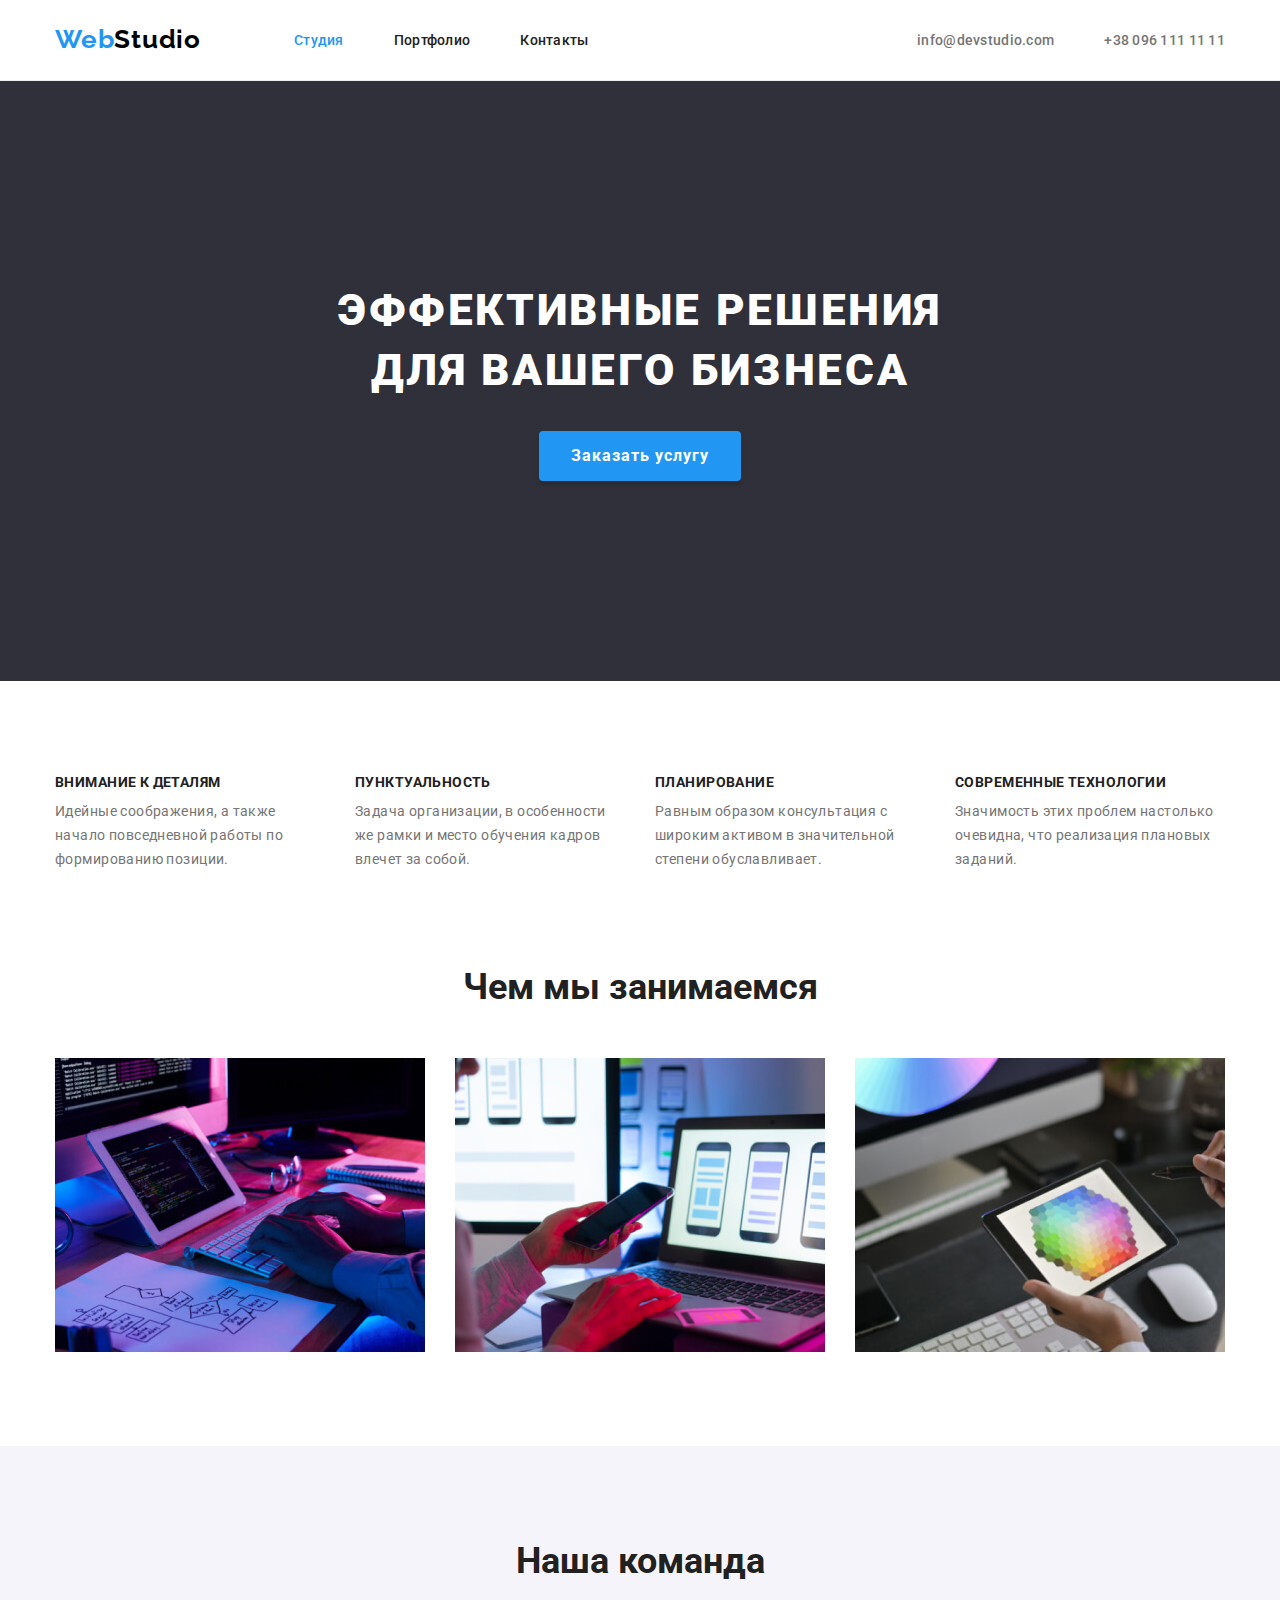
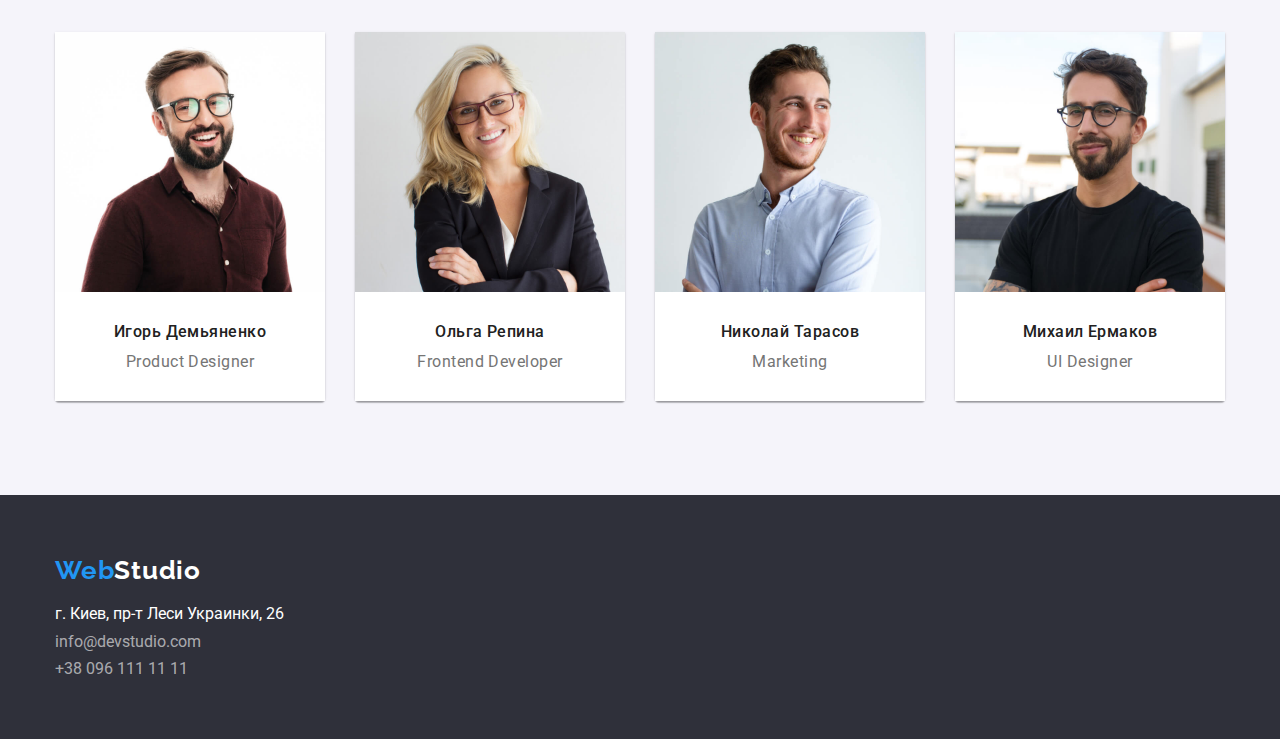
<file: index.html>
<!DOCTYPE html>
<html lang="ru">
  <head>
    <meta charset="UTF-8" />
    <meta http-equiv="X-UA-Compatible" content="IE=edge" />
    <meta name="viewport" content="width=device-width, initial-scale=1.0" />
    <title>WebStudio</title>
    <link rel="preconnect" href="https://fonts.gstatic.com" />
    <link
      href="https://fonts.googleapis.com/css2?family=Raleway:wght@500;700&family=Roboto:wght@400;500;700;900&display=swap"
      rel="stylesheet"
    />
    <link
      rel="stylesheet"
      href="https://cdnjs.cloudflare.com/ajax/libs/modern-normalize/1.0.0/modern-normalize.css"
    />
    <link rel="stylesheet" href="./css/styles.css" />
  </head>
  <body>
    <!--Header-->
    <header class="header">
      <div class="container header-main">
        <p class="logo" lang="en">
          <span class="logo-text blue">Web</span
          ><span class="logo-text black">Studio</span>
        </p>
        <nav>
          <ul class="menu list">
            <li class="menu-item">
              <a class="link nav-text current" href="./index.html">Студия</a>
            </li>
            <li class="menu-item">
              <a class="link nav-text" href="./portfolio.html">Портфолио</a>
            </li>
            <li class="menu-item">
              <a class="link nav-text" href="">Контакты</a>
            </li>
          </ul>
        </nav>
        <div class="contacts">
          <ul class="menu list">
            <li class="menu-item">
              <a class="link contacts-text" href="mailto:info@devstudio.com"
                >info@devstudio.com</a
              >
            </li>
            <li class="menu-item">
              <a class="link contacts-text" href="tel:+380961111111"
                >+38 096 111 11 11</a
              >
            </li>
          </ul>
        </div>
      </div>
    </header>
    <main>
      <!-- Hero -->
      <section class="hero">
        <div class="container">
          <h1 class="main-title">
            Эффективные решения<br />
            для вашего бизнеса
          </h1>
          <button class="btn" type="button">Заказать услугу</button>
        </div>
      </section>
      <!-- Features -->
      <section class="features">
        <div class="container">
          <h2 class="visually-hidden">Особенности</h2>
          <ul class="list">
            <li class="features-item">
              <h3 class="sub-title">Внимание к деталям</h3>
              <p class="main-text">
                Идейные соображения, а также начало повседневной работы по
                формированию позиции.
              </p>
            </li>
            <li class="features-item">
              <h3 class="sub-title">Пунктуальность</h3>
              <p class="main-text">
                Задача организации, в особенности же рамки и место обучения
                кадров влечет за собой.
              </p>
            </li>
            <li class="features-item">
              <h3 class="sub-title">Планирование</h3>
              <p class="main-text">
                Равным образом консультация с широким активом в значительной
                степени обуславливает.
              </p>
            </li>
            <li class="features-item">
              <h3 class="sub-title">Современные технологии</h3>
              <p class="main-text">
                Значимость этих проблем настолько очевидна, что реализация
                плановых заданий.
              </p>
            </li>
          </ul>
        </div>
      </section>
      <!-- What are we doing -->
      <section class="direction section">
        <div class="container">
          <h2 class="section-title">Чем мы занимаемся</h2>
          <ul class="list">
            <li class="direction-item">
              <img
                src="./images/studio/img-1.jpg"
                width="370"
                height="294"
                alt="Десктопные приложения"
              />
            </li>
            <li class="direction-item">
              <img
                src="./images/studio/img-2.jpg"
                width="370"
                height="294"
                alt="Мобильные приложения"
              />
            </li>
            <li class="direction-item">
              <img
                src="./images/studio/img-3.jpg"
                width="370"
                height="294"
                alt="Дизайнерские решения"
              />
            </li>
          </ul>
        </div>
      </section>
      <!-- Our team -->
      <section class="team section">
        <div class="container">
          <h2 class="section-title">Наша команда</h2>
          <ul class="list">
            <li class="team-item">
              <img
                src="./images/foto-team/img-1.jpg"
                width="270"
                height="260"
                alt="Фото работника 1"
              />
              <div class="taem-content">
                <h3 class="team-title">Игорь Демьяненко</h3>
                <p class="team-text" lang="en">Product Designer</p>
              </div>
            </li>
            <li class="team-item">
              <img
                src="./images/foto-team/img-2.jpg"
                width="270"
                height="260"
                alt="Фото работника 2"
              />
              <div class="taem-content">
                <h3 class="team-title">Ольга Репина</h3>
                <p class="team-text" lang="en">Frontend Developer</p>
              </div>
            </li>
            <li class="team-item">
              <img
                src="./images/foto-team/img-3.jpg"
                width="270"
                height="260"
                alt="Фото работника 3"
              />
              <div class="taem-content">
                <h3 class="team-title">Николай Тарасов</h3>
                <p class="team-text" lang="en">Marketing</p>
              </div>
            </li>
            <li class="team-item">
              <img
                src="./images/foto-team/img-4.jpg"
                width="270"
                height="260"
                alt="Фото работника 4"
              />
              <div class="taem-content">
                <h3 class="team-title">Михаил Ермаков</h3>
                <p class="team-text" lang="en">UI Designer</p>
              </div>
            </li>
          </ul>
        </div>
      </section>
    </main>
    <!--Footer-->
    <footer class="footer">
      <div class="container">
        <div class="address-block">
          <p class="logo" lang="en">
            <span class="blue">Web</span><span class="white">Studio</span>
          </p>
          <address class="address">
            <ul class="list">
              <li>
                <a
                  class="link address-title"
                  href="https://goo.gl/maps/yMUK8s8XDdijkJY39"
                  target="_blank"
                  rel="noopener noreferrer"
                  >г. Киев, пр-т Леси Украинки, 26</a
                >
              </li>
              <li class="footer-item">
                <a class="link contacts-foot" href="mailto:info@devstudio.com"
                  >info@devstudio.com</a
                >
              </li>
              <li class="footer-item">
                <a class="link contacts-foot" href="tel:+380961111111"
                  >+38 096 111 11 11</a
                >
              </li>
            </ul>
          </address>
        </div>
      </div>
    </footer>
  </body>
</html>
</file>
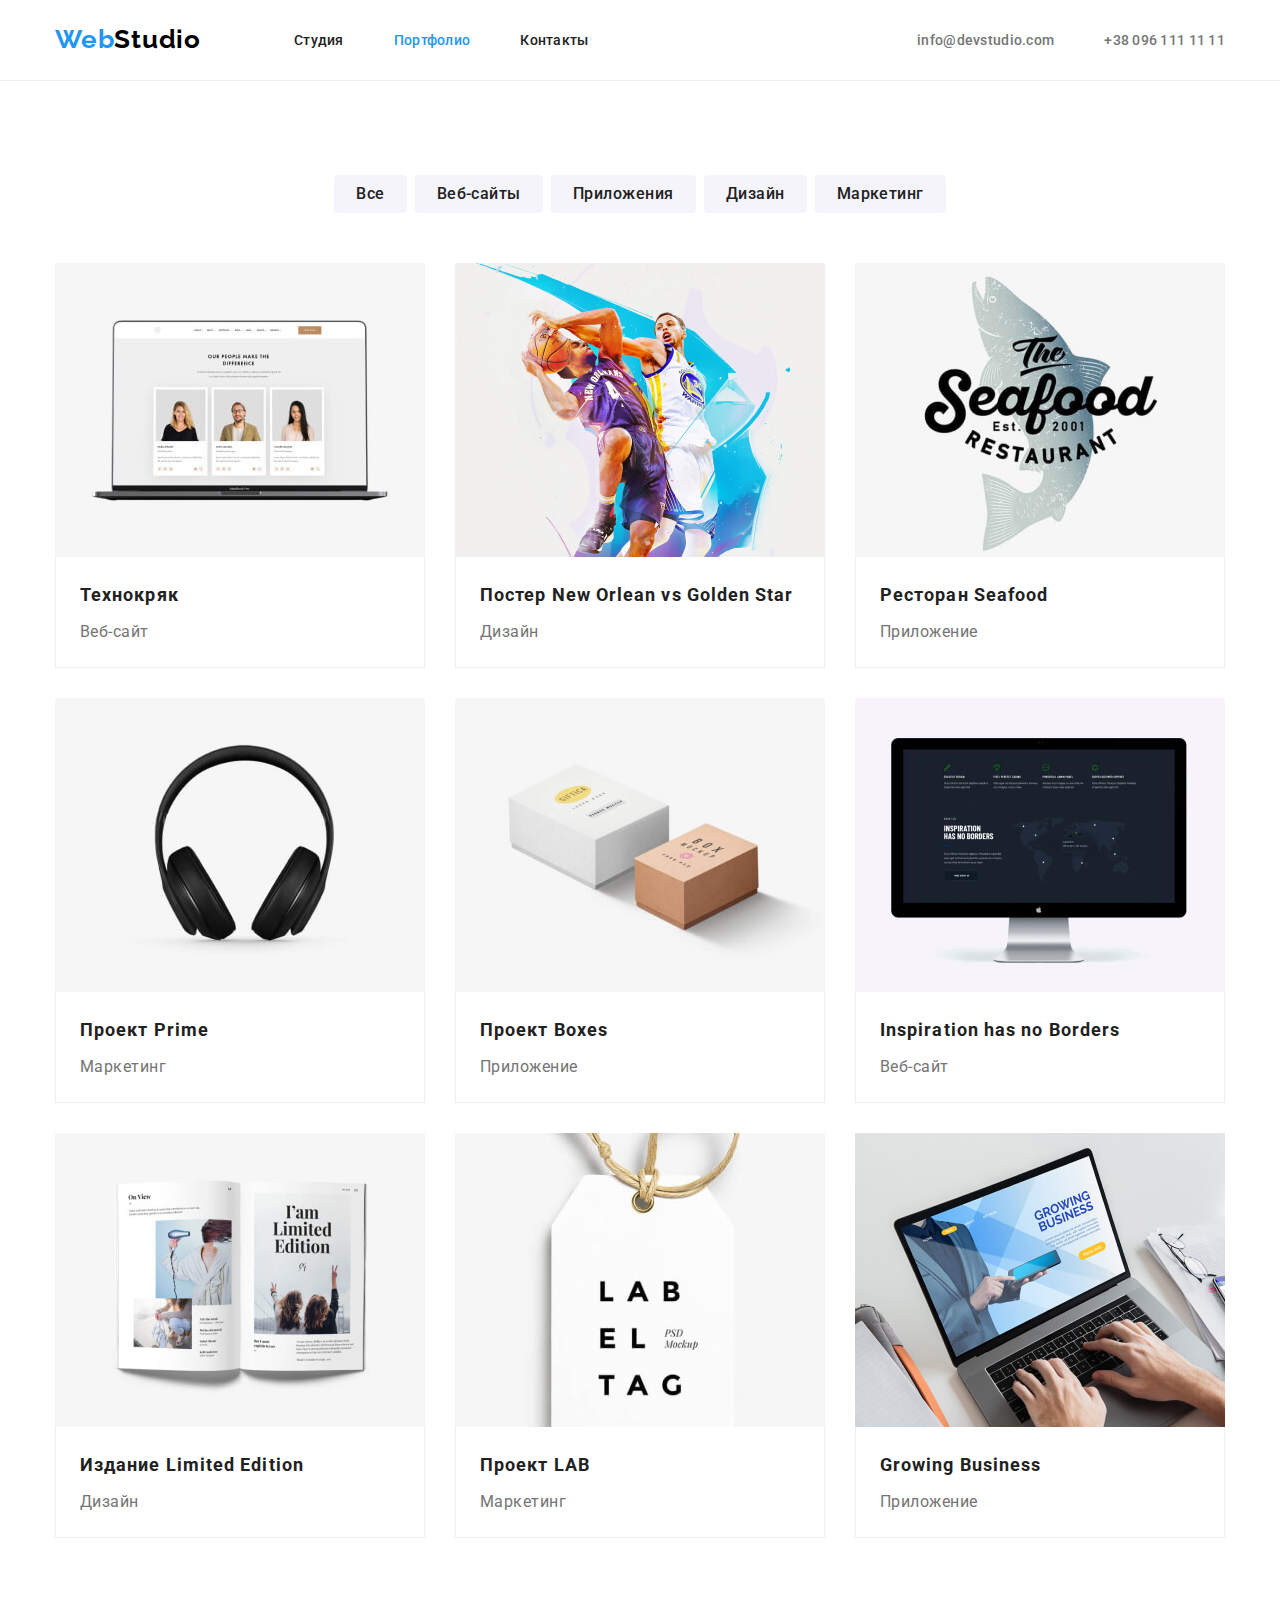
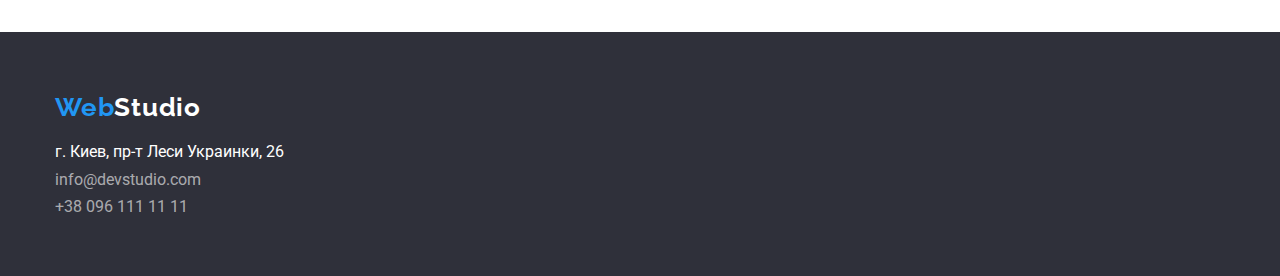
<file: portfolio.html>
<!DOCTYPE html>
<html lang="ru">
  <head>
    <meta charset="UTF-8" />
    <meta http-equiv="X-UA-Compatible" content="IE=edge" />
    <meta name="viewport" content="width=device-width, initial-scale=1.0" />
    <title>Portfolio</title>
    <link rel="preconnect" href="https://fonts.gstatic.com" />
    <link
      href="https://fonts.googleapis.com/css2?family=Raleway:wght@500;700&family=Roboto:wght@400;500;700;900&display=swap"
      rel="stylesheet"
    />
    <link
      rel="stylesheet"
      href="https://cdnjs.cloudflare.com/ajax/libs/modern-normalize/1.0.0/modern-normalize.css"
    />
    <link rel="stylesheet" href="./css/styles.css" />
  </head>
  <body>
    <!--Header-->
    <header class="header">
      <div class="container header-main">
        <p class="logo" lang="en">
          <span class="logo-text blue">Web</span
          ><span class="logo-text black">Studio</span>
        </p>
        <nav>
          <ul class="menu list">
            <li class="menu-item">
              <a class="link nav-text" href="./index.html">Студия</a>
            </li>
            <li class="menu-item">
              <a class="link nav-text current" href="./portfolio.html"
                >Портфолио</a
              >
            </li>
            <li class="menu-item">
              <a class="link nav-text" href="">Контакты</a>
            </li>
          </ul>
        </nav>
        <div class="contacts">
          <ul class="menu list">
            <li class="menu-item">
              <a class="link contacts-text" href="mailto:info@devstudio.com"
                >info@devstudio.com</a
              >
            </li>
            <li class="menu-item">
              <a class="link contacts-text" href="tel:+380961111111"
                >+38 096 111 11 11</a
              >
            </li>
          </ul>
        </div>
      </div>
    </header>
    <main>
      <!--Portfolio-->
      <section class="portfolio section">
        <div class="container">
          <h1 class="visually-hidden">Портфолио</h1>
          <ul class="list filter">
            <li class="filtr-item">
              <button class="btn-filter" type="button">Все</button>
            </li>
            <li class="filtr-item">
              <button class="btn-filter" type="button">Веб-сайты</button>
            </li>
            <li class="filtr-item">
              <button class="btn-filter" type="button">Приложения</button>
            </li>
            <li class="filtr-item">
              <button class="btn-filter" type="button">Дизайн</button>
            </li>
            <li class="filtr-item">
              <button class="btn-filter" type="button">Маркетинг</button>
            </li>
          </ul>
          <ul class="list portfolio-item">
            <li class="portfolio-image">
              <img
                src="./images/portfolio/img-1.jpg"
                width="370"
                height="294"
                alt="Макбук"
              />
              <div class="portfolio-content">
                <h2 class="example-title">Технокряк</h2>
                <p class="example-text">Веб-сайт</p>
              </div>
            </li>
            <li class="portfolio-image">
              <img
                src="./images/portfolio/img-2.jpg"
                width="370"
                height="294"
                alt="Игра в баскетбол"
              />
              <div class="portfolio-content">
                <h2 class="example-title">
                  Постер <span lang="en"> New Orlean vs Golden Star</span>
                </h2>
                <p class="example-text">Дизайн</p>
              </div>
            </li>
            <li class="portfolio-image">
              <img
                src="./images/portfolio/img-3.jpg"
                width="370"
                height="294"
                alt="Логотип ресторана"
              />
              <div class="portfolio-content">
                <h2 class="example-title">
                  Ресторан <span lang="en">Seafood</span>
                </h2>
                <p class="example-text">Приложение</p>
              </div>
            </li>
            <li class="portfolio-image">
              <img
                src="./images/portfolio/img-4.jpg"
                width="370"
                height="294"
                alt="Наушники"
              />
              <div class="portfolio-content">
                <h2 class="example-title">
                  Проект <span lang="en">Prime</span>
                </h2>
                <p class="example-text">Маркетинг</p>
              </div>
            </li>
            <li class="portfolio-image">
              <img
                src="./images/portfolio/img-5.jpg"
                width="370"
                height="294"
                alt="Коробки"
              />
              <div class="portfolio-content">
                <h2 class="example-title">
                  Проект <span lang="en">Boxes</span>
                </h2>
                <p class="example-text">Приложение</p>
              </div>
            </li>
            <li class="portfolio-image">
              <img
                src="./images/portfolio/img-6.jpg"
                width="370"
                height="294"
                alt="Монитор"
              />
              <div class="portfolio-content">
                <h2 class="example-title">Inspiration has no Borders</h2>
                <p class="example-text">Веб-сайт</p>
              </div>
            </li>
            <li class="portfolio-image">
              <img
                src="./images/portfolio/img-7.jpg"
                width="370"
                height="294"
                alt="Журнал"
              />
              <div class="portfolio-content">
                <h2 class="example-title">
                  Издание <span lang="en">Limited Edition</span>
                </h2>
                <p class="example-text">Дизайн</p>
              </div>
            </li>
            <li class="portfolio-image">
              <img
                src="./images/portfolio/img-8.jpg"
                width="370"
                height="294"
                alt="Лейба"
              />
              <div class="portfolio-content">
                <h2 class="example-title">Проект LAB</h2>
                <p class="example-text">Маркетинг</p>
              </div>
            </li>
            <li class="portfolio-image">
              <img
                src="./images/portfolio/img-9.jpg"
                width="370"
                height="294"
                alt="Работа на ноутбуке"
              />
              <div class="portfolio-content">
                <h2 class="example-title" lang="en">Growing Business</h2>
                <p class="example-text">Приложение</p>
              </div>
            </li>
          </ul>
        </div>
      </section>
    </main>
    <!--Footer-->
    <footer class="footer">
      <div class="container">
        <div class="address-block">
          <p class="logo" lang="en">
            <span class="blue">Web</span><span class="white">Studio</span>
          </p>
          <address class="address">
            <ul class="list">
              <li>
                <a
                  class="link address-title"
                  href="https://goo.gl/maps/yMUK8s8XDdijkJY39"
                  target="_blank"
                  rel="noopener noreferrer"
                  >г. Киев, пр-т Леси Украинки, 26</a
                >
              </li>
              <li class="footer-item">
                <a class="link contacts-foot" href="mailto:info@devstudio.com"
                  >info@devstudio.com</a
                >
              </li>
              <li class="footer-item">
                <a class="link contacts-foot" href="tel:+380961111111"
                  >+38 096 111 11 11</a
                >
              </li>
            </ul>
          </address>
        </div>
      </div>
    </footer>
  </body>
</html>
</file>
<file: css/styles.css>
:root {
  --main-text-col: #757575;
  --alt-text-col: #ffffff99;
  --logo-web-col: #2196f3;
  --logo-studio-col: #000000;
  --alt-logo-studio-col: #ffffff;
  --main-title-col: #ffffff;
  --sub-title-col: #212121;
  --acent-col: #2196f3;
  --portfolio-border: #eeeeee;
  --header-border: #ececec;

  --bg-head: #ffffff;
  --bg-hero: #2f303a;
  --bg-team: #f5f4fa;
  --bg-foot: #2f303a;

  --main-font: "Roboto", sans-serif;
  --title-font: "Raleway", sans-serif;
}
html {
  box-sizing: border-box;
}

*,
*::before,
*::after {
  box-sizing: inherit;
}

h1,
h2,
h3,
p {
  margin-top: 0px;
  margin-bottom: 0px;
}
img {
  display: block;
  max-width: 100%;
  height: auto;
}

body {
  font-family: var(--main-font);
  color: var(--main-text-col);
  overflow-x: hidden;
}

.link {
  color: inherit;
  text-decoration: none;
}

.link:hover,
.link:focus,
.list .current {
  color: var(--acent-col);
}

.list {
  list-style: none;
  margin: 0;
  padding: 0;
}

.container {
  width: 1200px;
  padding-left: 15px;
  padding-right: 15px;
  margin: 0px auto;
}

.section {
  padding-top: 94px;
  padding-bottom: 94px;
}

.visually-hidden {
  position: absolute !important;
  clip: rect(1px 1px 1px 1px);
  clip: rect(1px, 1px, 1px, 1px);
  padding: 0 !important;
  border: 0 !important;
  height: 1px !important;
  width: 1px !important;
  overflow: hidden;
}

/* Header */

.header {
  border-bottom: 1px solid var(--header-border);
  background-color: var(--bg-head);
}

.header-main {
  display: flex;
  align-items: center;
  justify-content: start;
}

.logo {
  display: inline-flex;
  align-items: center;
  font-family: var(--title-font);
  font-weight: 700;
  font-size: 26px;
  line-height: 1.19;
  letter-spacing: 0.03em;
}

.header .logo {
  margin-right: 93px;
  padding-top: 24px;
  padding-bottom: 25px;
}

.blue {
  color: var(--logo-web-col);
}

.black {
  color: var(--logo-studio-col);
}

.white {
  color: var(--alt-logo-studio-col);
}

.nav-text {
  font-size: 14px;
  font-weight: 500;
  line-height: 1.14;
  letter-spacing: 0.02em;
  color: var(--sub-title-col);
}

.contacts {
  margin-left: auto;
}

.contacts-text {
  font-size: 14px;
  font-weight: 500;
  line-height: 1.14;
  letter-spacing: 0.02em;
}

.menu {
  display: inline-flex;
  align-items: center;
}

.menu .link {
  padding-top: 32px;
  padding-bottom: 32px;
}

.menu-item:not(:last-child) {
  margin-right: 50px;
}

/* hero */

.hero {
  padding-top: 200px;
  padding-bottom: 200px;
  text-align: center;
  background-color: var(--bg-hero);
}

.main-title {
  margin-bottom: 30px;
  font-weight: 900;
  font-size: 44px;
  line-height: 1.36;
  text-align: center;
  letter-spacing: 0.06em;
  text-transform: uppercase;
  color: var(--main-title-col);
}

.btn {
  padding: 10px 32px;
  font-weight: 700;
  font-size: 16px;
  line-height: 1.87;
  letter-spacing: 0.06em;
  text-align: center;
  color: var(--main-title-col);
  background: var(--acent-col);
  box-shadow: 0px 4px 4px rgba(0, 0, 0, 0.15);
  border-radius: 4px;
  border: none;
  margin: 0px auto;
}

/* Features */

.features {
  padding-top: 94px;
  background-color: var(--bg-head);
}

.features .list {
  display: flex;
  flex-wrap: wrap;
  justify-content: center;
  margin-top: -30px;
  margin-left: -30px;
}

.features-item {
  margin-top: 30px;
  margin-left: 30px;
  flex-basis: calc((100% - 4 * 30px) / 4);
}

.sub-title {
  margin-bottom: 10px;
  font-weight: 700;
  font-size: 14px;
  line-height: 1.14;
  letter-spacing: 0.03em;
  text-transform: uppercase;
  color: var(--sub-title-col);
}
.main-text {
  font-size: 14px;
  line-height: 1.71;
  letter-spacing: 0.03em;
}

/* What are we doing */

.direction {
  background-color: var(--bg-head);
}

.direction .list {
  display: flex;
  flex-wrap: wrap;
  justify-content: center;
  margin-top: -30px;
  margin-left: -30px;
}

.direction-item {
  flex-basis: calc((100% - 3 * 30px) / 3);
  margin-top: 30px;
  margin-left: 30px;
}

.section-title {
  margin-bottom: 50px;
  font-weight: 700;
  font-size: 36px;
  line-height: 1.17;
  color: var(--sub-title-col);
  text-align: center;
}

/* Our team */

.team {
  background-color: var(--bg-team);
}

.team .list {
  display: flex;
  flex-wrap: wrap;
  justify-content: center;
  margin-top: -30px;
  margin-left: -30px;
}

.team-item {
  margin-top: 30px;
  margin-left: 30px;
  flex-basis: calc((100% - 4 * 30px) / 4);
  box-shadow: 0px 1px 3px rgb(0 0 0 / 12%), 0px 1px 1px rgb(0 0 0 / 14%),
    0px 2px 1px rgb(0 0 0 / 20%);
  border-radius: 0px 0px 4px 4px;
}

.taem-content {
  background-color: var(--bg-head);
  padding: 30px;
}

.team-title {
  text-align: center;
  margin-bottom: 10px;
  font-weight: 500;
  font-size: 16px;
  line-height: 1.19;
  letter-spacing: 0.03em;
  color: var(--sub-title-col);
}

.team-text {
  text-align: center;
  font-size: 16px;
  line-height: 1.19;
  letter-spacing: 0.03em;
}

/* Footer */

.footer {
  padding-top: 60px;
  padding-bottom: 60px;
  background-color: var(--bg-foot);
}

.address-block {
  width: calc(100% / 12 * 3);
}

.address {
  font-style: inherit;
  margin-top: 20px;
}

.address-title {
  color: var(--main-title-col);
}

.footer-item {
  margin-top: 9px;
}

.contacts-foot {
  color: var(--alt-text-col);
}

/* Portfolio */

.portfolio {
  background-color: var(--bg-head);
}

.portfolio .list {
  display: flex;
}

.filter {
  justify-content: center;
  margin-bottom: 50px;
}

.filtr-item:not(:last-child) {
  margin-right: 8px;
}

.btn-filter {
  display: inline-block;
  padding: 6px 22px;
  font-weight: 500;
  font-size: 16px;
  line-height: 1.63;
  text-align: center;
  letter-spacing: 0.03em;
  color: var(--sub-title-col);
  background: var(--bg-team);
  border: none;
  border-radius: 4px;
}

.btn-filter:hover,
.btn-filter:focus {
  background: var(--acent-col);
  color: var(--main-title-col);
  box-shadow: 0px 3px 1px rgba(0, 0, 0, 0.1), 0px 1px 2px rgba(0, 0, 0, 0.08),
    0px 2px 2px rgba(0, 0, 0, 0.12);
  border-radius: 4px;
}

.portfolio-item {
  margin-left: -30px;
  margin-top: -30px;
  flex-wrap: wrap;
  justify-content: center;
}

.portfolio-image {
  margin-left: 30px;
  margin-top: 30px;
}

.portfolio-content {
  padding: 20px 24px;
  border-left: 1px solid var(--portfolio-border);
  border-right: 1px solid var(--portfolio-border);
  border-bottom: 1px solid var(--portfolio-border);
}

.example-title {
  margin-bottom: 4px;
  font-weight: 700;
  font-size: 18px;
  line-height: 2;
  letter-spacing: 0.06em;
  color: var(--sub-title-col);
}

.example-text {
  font-weight: 400;
  font-size: 16px;
  line-height: 1.88;
  letter-spacing: 0.03em;
  color: var(--main-text-col);
}
</file>
